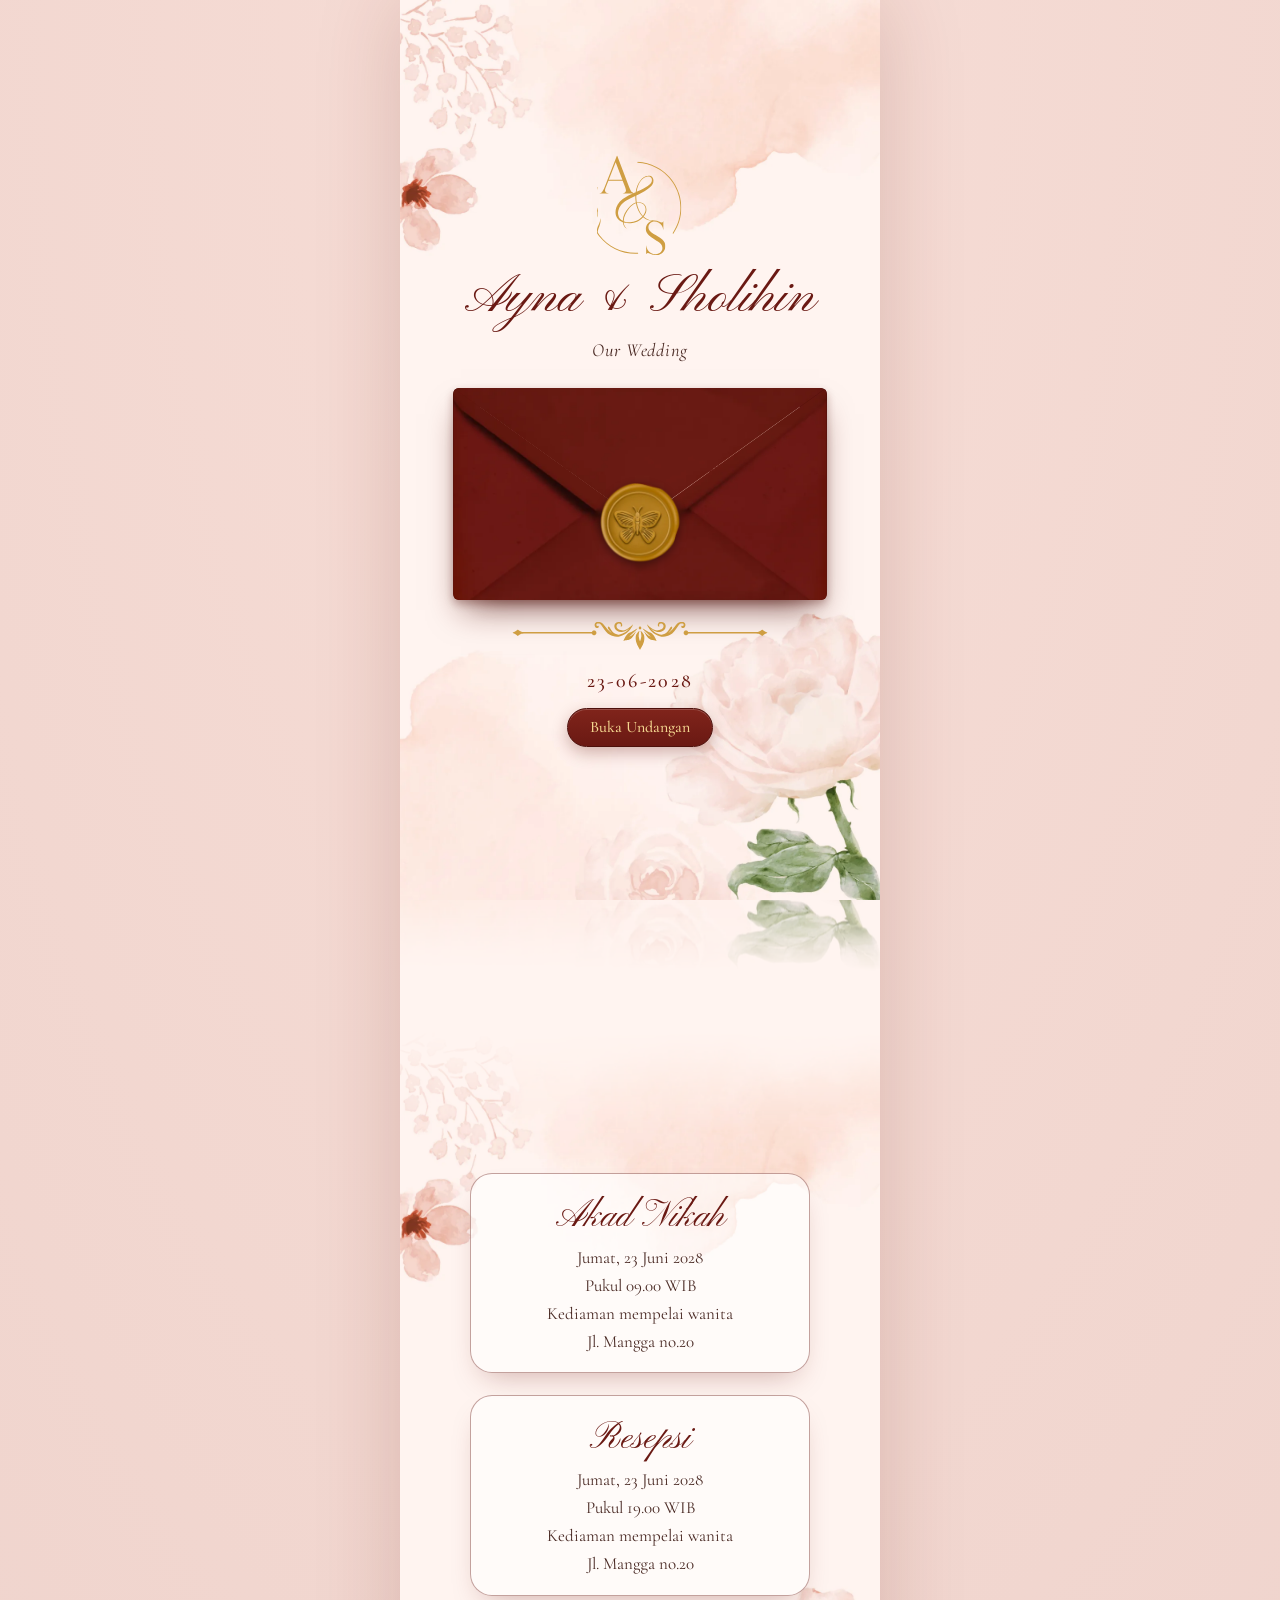
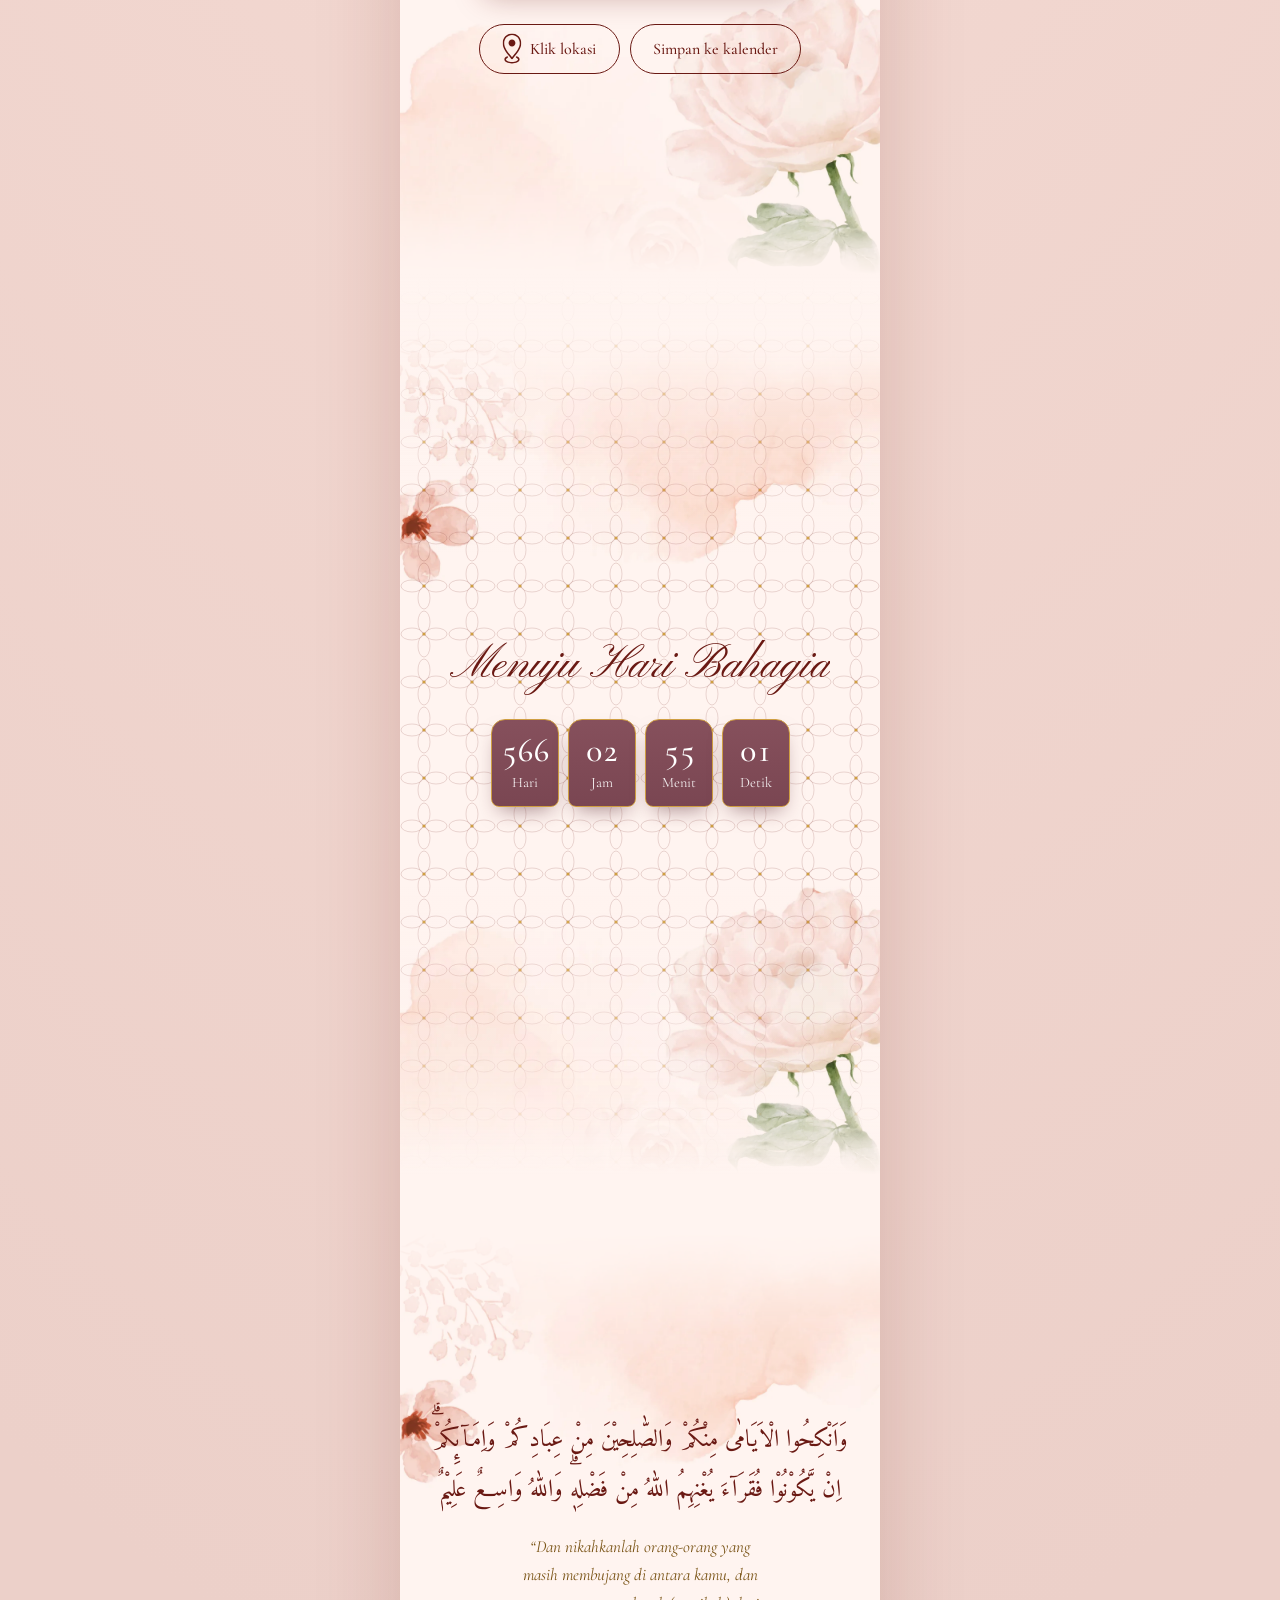
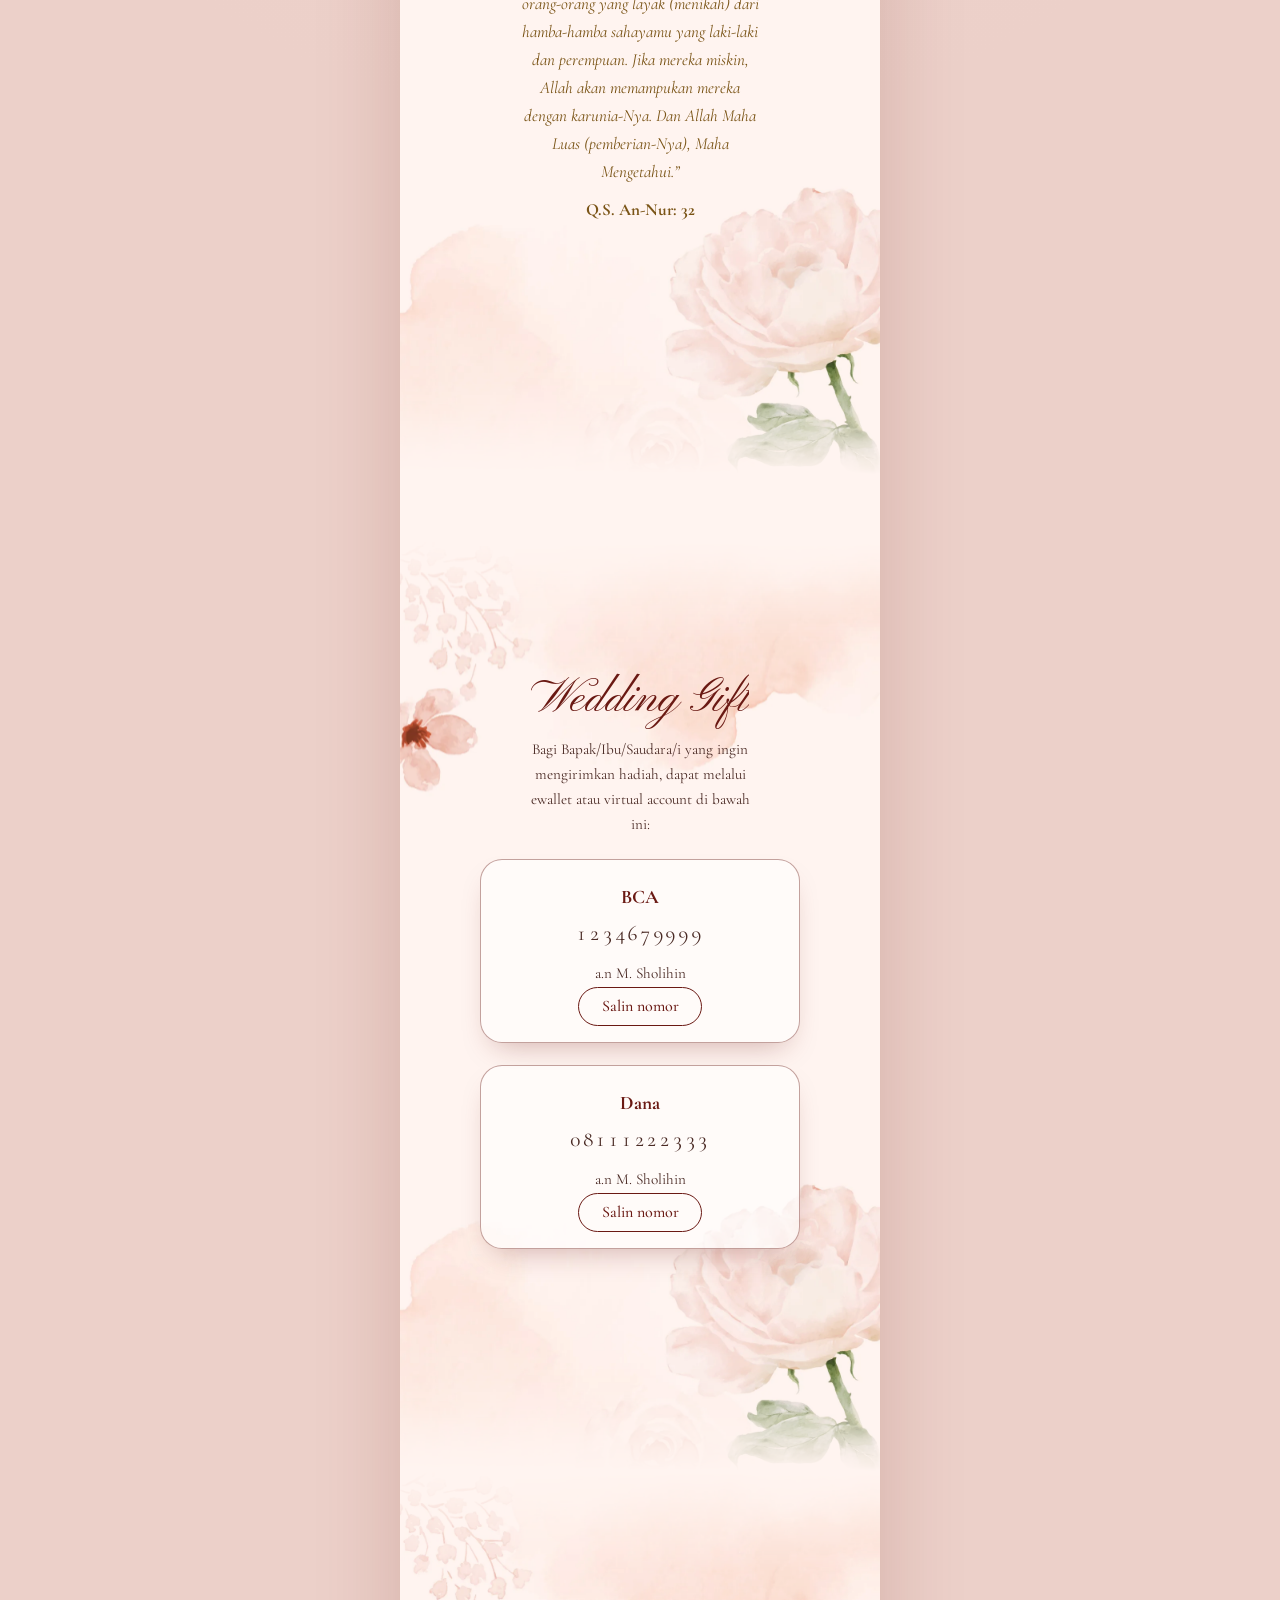
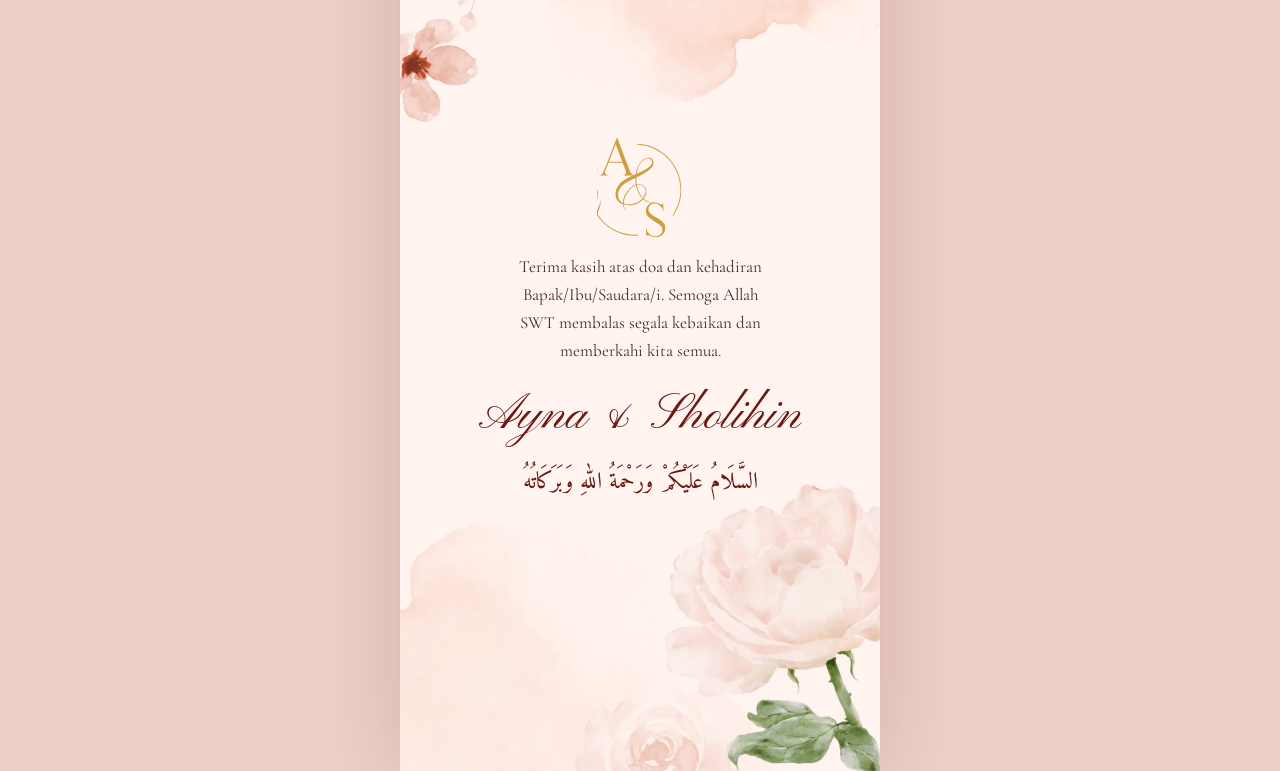
<file: index.html>
<!doctype html>
<html lang="id">
  <head>
    <meta charset="utf-8" />
    <meta name="viewport" content="width=device-width, initial-scale=1" />
    <meta http-equiv="refresh" content="0; url=Undangan_Pernikahan_Ayna___Sholihin.html" />
    <title>Undangan Pernikahan Ayna &amp; Sholihin</title>
    <script>
      window.location.replace("Undangan_Pernikahan_Ayna___Sholihin.html" + window.location.search + window.location.hash);
    </script>
  </head>
  <body>
    <p>Membuka undangan… <a href="Undangan_Pernikahan_Ayna___Sholihin.html">Klik di sini jika tidak dialihkan.</a></p>
  </body>
</html>
</file>
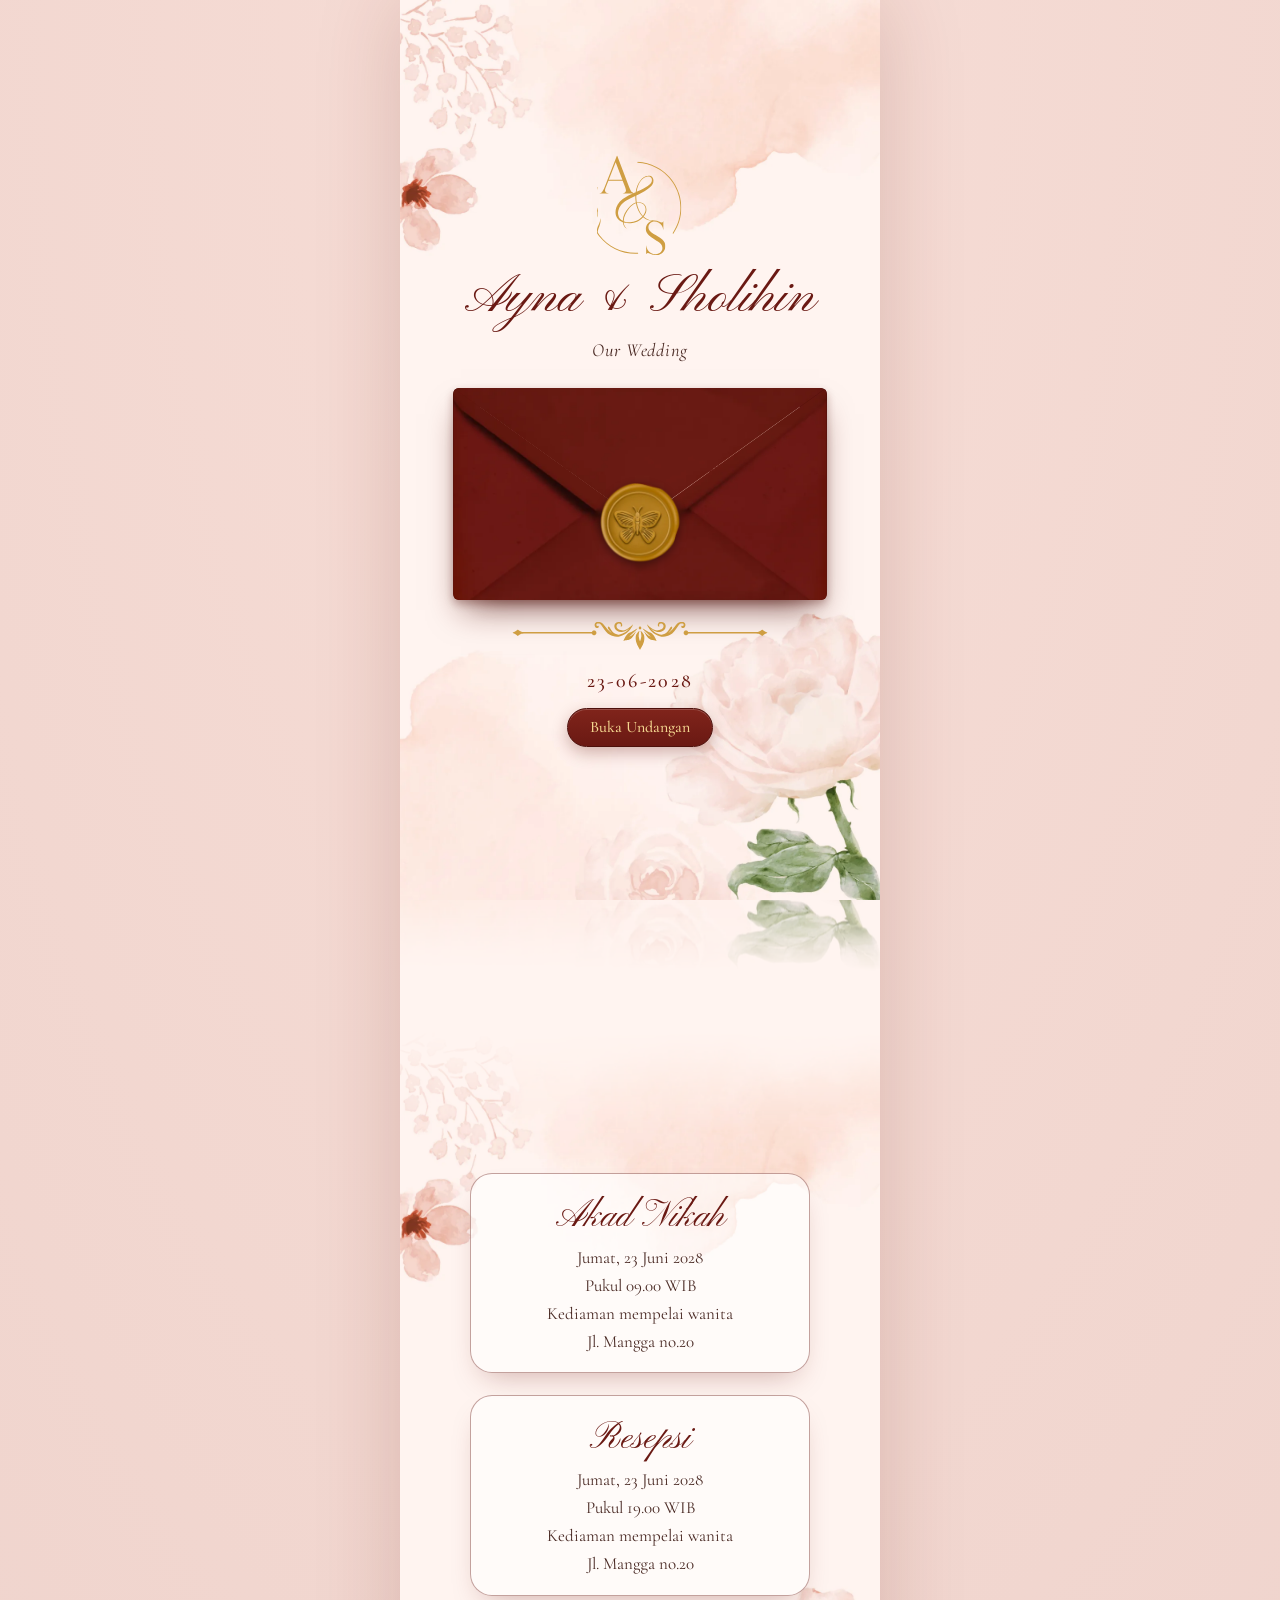
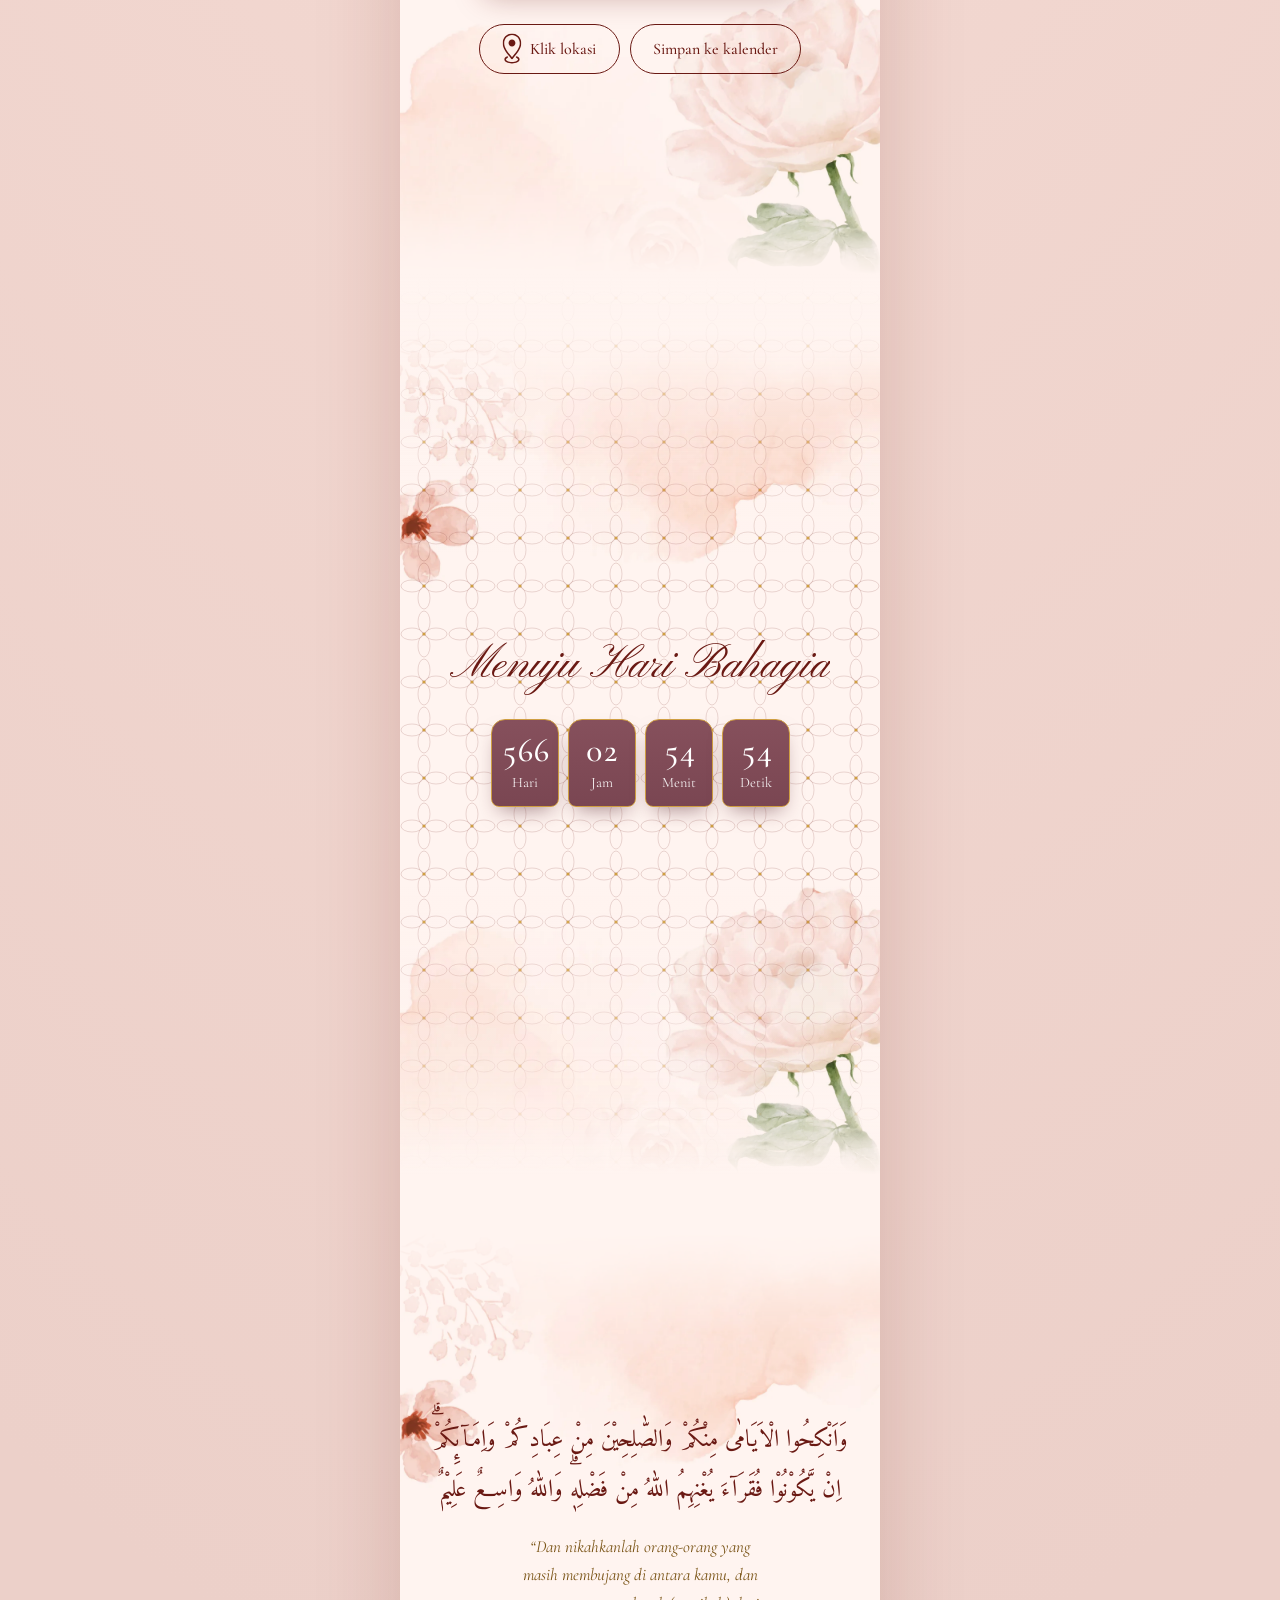
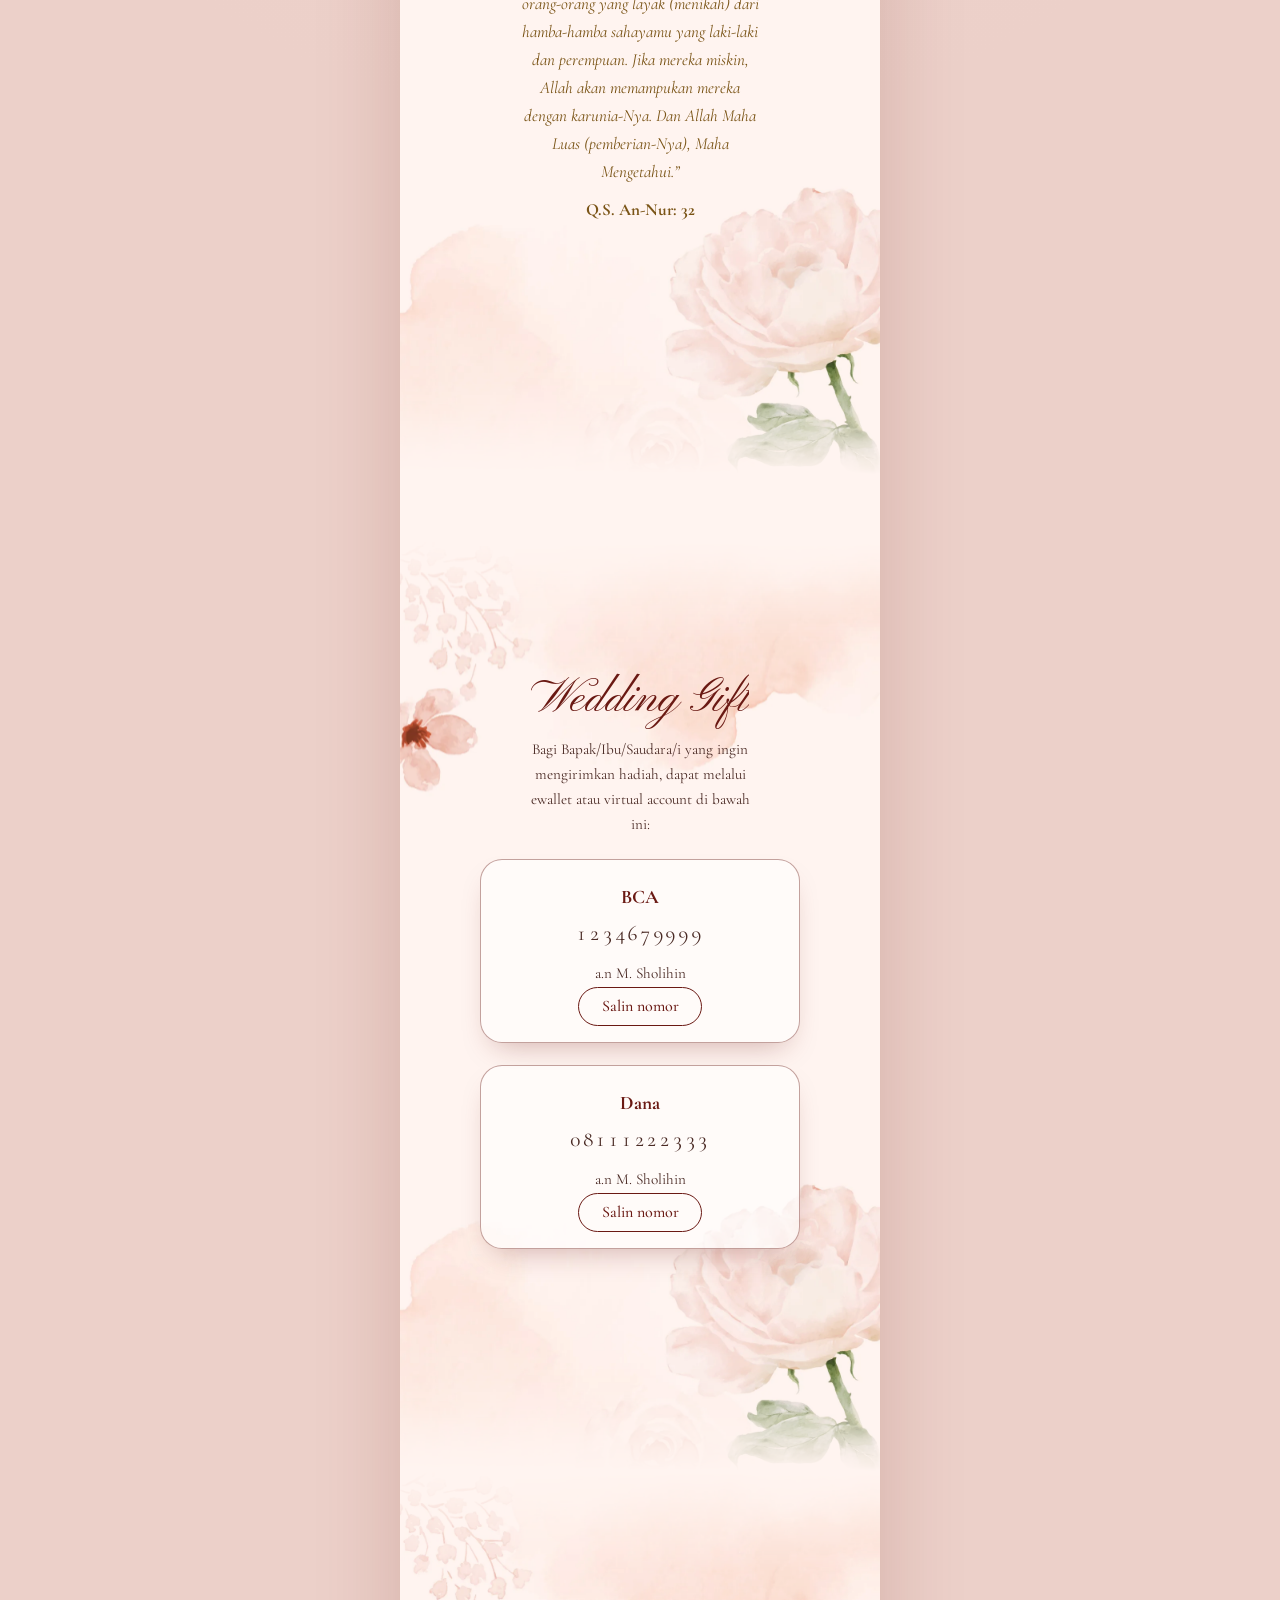
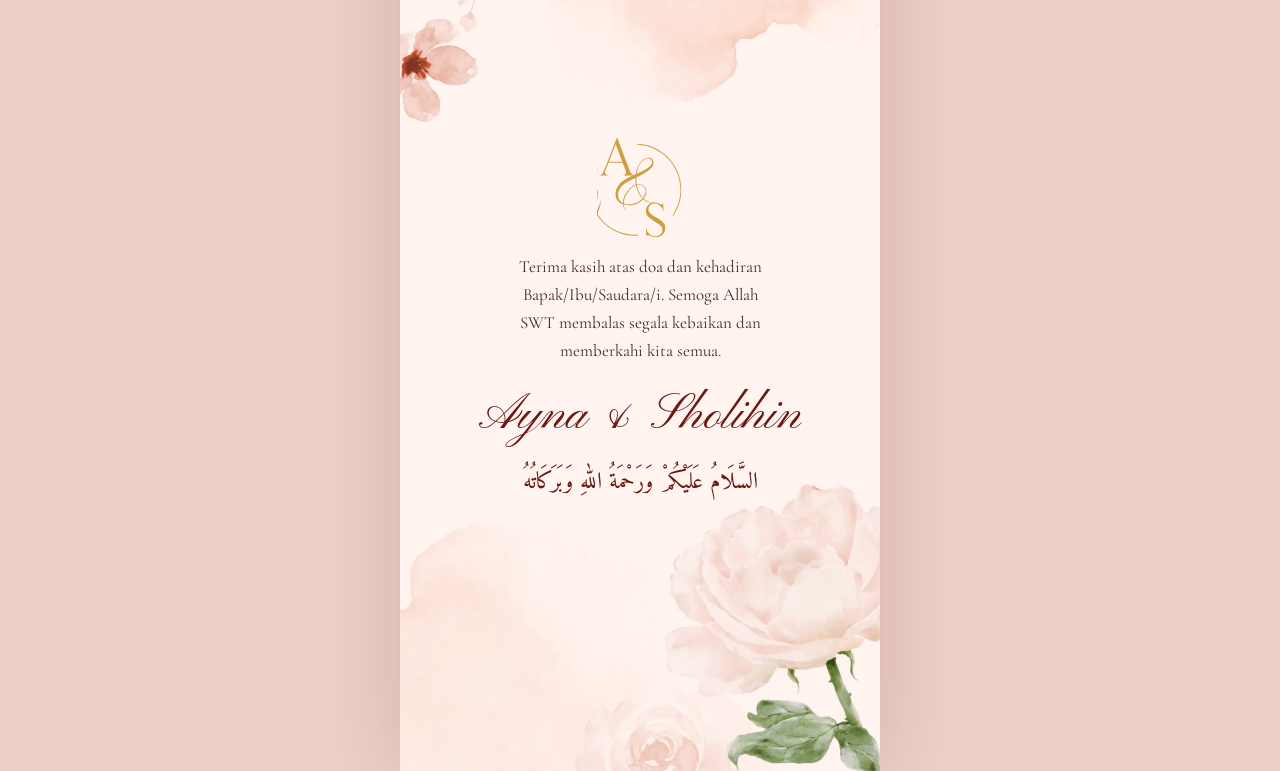
<file: Undangan_Pernikahan_Ayna___Sholihin.html>
<!doctype html>
<html lang="id">
  <head>
    <meta charset="utf-8" />
    <meta
      name="viewport"
      content="width=device-width, initial-scale=1, viewport-fit=cover"
    />
    <meta name="color-scheme" content="light" />
    <title>Undangan Pernikahan Ayna &amp; Sholihin</title>
    <link rel="preconnect" href="https://fonts.googleapis.com" />
    <link rel="preconnect" href="https://fonts.gstatic.com" crossorigin />
    <link
      href="https://fonts.googleapis.com/css2?family=Amiri&family=Cormorant+Garamond:ital,wght@0,400;0,500;0,600;1,400;1,500&family=Pinyon+Script&display=swap"
      rel="stylesheet"
    />
    <link rel="stylesheet" href="styles.css" />
  </head>
  <body class="lock">
    <div class="stage">
      <header class="cover" id="cover">
        <img
          class="mono fd"
          src="[data-uri]"
          alt="Monogram A dan S"
        />
        <h1 class="script fd">Ayna &amp; Sholihin</h1>
        <p class="sub fd">Our Wedding</p>
        <div class="ew" id="ew">
          <div
            class="eb"
            id="eb"
            data-tilt="9"
            role="button"
            tabindex="0"
            aria-label="Buka amplop undangan"
          >
            <div class="bk"></div>
            <div class="fp" id="fp">
              <div>
                <div class="fi"></div>
                <i class="sl"></i>
              </div>
              <div class="fb"></div>
            </div>
            <button
              class="lt"
              id="lt"
              type="button"
              aria-label="Buka surat"
            ></button>
            <div class="fr"></div>
          </div>
        </div>
        <img
          class="orn fd"
          src="[data-uri]"
          alt=""
        />
        <div class="date fd" id="cd"></div>
        <p class="guest fd" id="guest" hidden>Kepada Yth. <b></b></p>
        <button class="btn fill fd" id="open">Buka Undangan</button>
        <p class="tap">Ketuk surat untuk melanjutkan</p>
      </header>

      <main>
        <section class="sec">
          <p class="ar rv" style="font-size: 1.55rem; color: var(--wine)">
            السَّلَامُ عَلَيْكُمْ وَرَحْمَةُ اللّٰهِ وَبَرَكَاتُهُ
          </p>
          <p class="lead small rv">
            Dengan penuh rasa syukur kepada Tuhan Yang Maha Esa, kami mengundang
            Bapak/Ibu/Saudara/i untuk hadir dan memberikan doa restu pada
            pernikahan putra-putri kami.
          </p>
          <h2 class="script bride" style="margin-top: 22px">
            <span class="ink">Ayna Zahra</span>
          </h2>
          <p class="small rv">Putri Bapak Anam &amp; Ibu Ani</p>
          <div class="script amp rv">&amp;</div>
          <h2 class="script bride"><span class="ink">M. Sholihin</span></h2>
          <p class="small rv">Putra Bapak Budi &amp; Ibu Dina</p>
          <p class="lead small rv" style="margin-top: 22px">
            Merupakan kehormatan dan kebahagiaan bagi kami apabila
            Bapak/Ibu/Saudara/i berkenan hadir dan memberikan doa restu.
          </p>
        </section>

        <section class="sec">
          <div id="ev" style="width: 100%"></div>
          <div class="row rv">
            <a class="btn" id="map" target="_blank" rel="noopener"
              ><img
                src="[data-uri]"
                alt=""
              />Klik lokasi</a
            >
            <a class="btn" id="cal" target="_blank" rel="noopener"
              >Simpan ke kalender</a
            >
          </div>
        </section>

        <section class="sec count">
          <h2 class="script"><span class="ink">Menuju Hari Bahagia</span></h2>
          <div
            class="cd rv"
            role="timer"
            aria-label="Hitung mundur menuju hari pernikahan"
          >
            <div><b>00</b><span>Hari</span></div>
            <div><b>00</b><span>Jam</span></div>
            <div><b>00</b><span>Menit</span></div>
            <div><b>00</b><span>Detik</span></div>
          </div>
        </section>

        <section class="sec ayat">
          <p class="ar rv">
            وَاَنْكِحُوا الْاَيَامٰى مِنْكُمْ وَالصّٰلِحِيْنَ مِنْ عِبَادِكُمْ
            وَاِمَاۤىِٕكُمْۗ اِنْ يَّكُوْنُوْا فُقَرَاۤءَ يُغْنِهِمُ اللّٰهُ
            مِنْ فَضْلِهٖۗ وَاللّٰهُ وَاسِعٌ عَلِيْمٌ
          </p>
          <blockquote class="rv">
            “Dan nikahkanlah orang-orang yang masih membujang di antara kamu,
            dan orang-orang yang layak (menikah) dari hamba-hamba sahayamu yang
            laki-laki dan perempuan. Jika mereka miskin, Allah akan memampukan
            mereka dengan karunia-Nya. Dan Allah Maha Luas (pemberian-Nya), Maha
            Mengetahui.”
          </blockquote>
          <p class="rv"><b>Q.S. An-Nur: 32</b></p>
        </section>

        <section class="sec">
          <h2 class="script t"><span class="ink">Wedding Gift</span></h2>
          <p class="lead small rv" style="margin-bottom: 22px">
            Bagi Bapak/Ibu/Saudara/i yang ingin mengirimkan hadiah, dapat
            melalui ewallet atau virtual account di bawah ini:
          </p>
          <div id="gf" style="width: 100%"></div>
        </section>

        <section class="sec">
          <img
            class="mono rv"
            src="[data-uri]"
            alt=""
          />
          <p class="lead rv" style="margin-top: 14px">
            Terima kasih atas doa dan kehadiran Bapak/Ibu/Saudara/i. Semoga
            Allah SWT membalas segala kebaikan dan memberkahi kita semua.
          </p>
          <h2 class="script bride" style="margin: 14px 0">
            <span class="ink">Ayna &amp; Sholihin</span>
          </h2>
          <p class="ar rv" style="font-size: 1.45rem; color: var(--wine)">
            السَّلَامُ عَلَيْكُمْ وَرَحْمَةُ اللّٰهِ وَبَرَكَاتُهُ
          </p>
        </section>
      </main>
    </div>
    <button
      class="snd"
      id="snd"
      hidden
      aria-label="Matikan atau nyalakan suara"
      aria-pressed="true"
    >
      ♪
    </button>

    <script src="script.js"></script>
  </body>
</html>
</file>
<file: styles.css>
:root {
        --wine: #6a1913;
        --gold: #a87a24;
        --gold2: #cf9e42;
        --blush: #fff4f0;
        --rose: #f4d7d0;
        --mauve: #7a4652;
        --ink: #4a2a24;
        --ft: url([data-uri]);
        --fb: url([data-uri]);
        --ev: url([data-uri]);
        --sl: url([data-uri]);
        --kw: url("data:image/svg+xml,%3Csvg xmlns='http://www.w3.org/2000/svg' width='48' height='48' viewBox='0 0 48 48' fill='none' stroke='%236a1913' stroke-opacity='.15'%3E%3Cellipse cx='24' cy='12' rx='6' ry='11'/%3E%3Cellipse cx='24' cy='36' rx='6' ry='11'/%3E%3Cellipse cx='12' cy='24' rx='11' ry='6'/%3E%3Cellipse cx='36' cy='24' rx='11' ry='6'/%3E%3Ccircle cx='24' cy='24' r='1.6' fill='%23cf9e42' stroke='none'/%3E%3C/svg%3E");
        box-sizing: border-box;
        padding-top: env(safe-area-inset-top, 0px);
        padding-bottom: env(safe-area-inset-bottom, 0px);
      }
      html {
        scroll-padding-top: env(safe-area-inset-top, 0px);
        background: #ecd0c9;
      }
      *,
      *::before,
      *::after {
        box-sizing: inherit;
      }
      body {
        margin: 0;
        font:
          400 1.0625rem/1.65 "Cormorant Garamond",
          Georgia,
          serif;
        color: var(--ink);
        background: radial-gradient(120% 60% at 50% 0, #f7ddd6, #ecd0c9);
        -webkit-font-smoothing: antialiased;
      }
      body.lock {
        overflow: hidden;
        height: 100%;
      }
      .stage {
        width: min(100%, 480px);
        margin: 0 auto;
        background: var(--blush);
        position: relative;
        box-shadow: 0 0 80px rgba(106, 25, 19, 0.18);
      }
      img {
        max-width: 100%;
        display: block;
      }
      .script {
        font-family: "Pinyon Script", "Snell Roundhand", cursive;
        font-weight: 400;
        color: var(--wine);
        margin: 0;
        line-height: 1.15;
      }
      .ar {
        font-family: Amiri, "Traditional Arabic", serif;
        direction: rtl;
        line-height: 2.1;
        margin: 0;
      }
      p {
        margin: 0 0 0.5em;
      }
      .sec {
        min-height: 100svh;
        display: flex;
        flex-direction: column;
        justify-content: center;
        align-items: center;
        text-align: center;
        padding: clamp(120px, 24vh, 200px) 30px;
        position: relative;
        overflow: hidden;
      }
      .sec > * {
        position: relative;
        z-index: 1;
      }
      .sec::before,
      .sec::after {
        content: "";
        position: absolute;
        left: 0;
        width: 100%;
        mix-blend-mode: multiply;
        pointer-events: none;
        z-index: 0;
        background-repeat: no-repeat;
        background-size: 100% 100%;
        will-change: transform;
      }
      .sec::before {
        top: 0;
        aspect-ratio: 1200/660;
        background-image: var(--ft);
        transform: translateY(min(0px, calc(var(--p, 0) * -1px)));
      }
      .sec::after {
        bottom: 0;
        aspect-ratio: 1200/750;
        background-image: var(--fb);
        transform: translateY(max(0px, calc(var(--p, 0) * 1px)));
      }
      /* sambungan antar halaman: hiasan memudar halus di sisi yang bertemu, tanpa garis potong */
      main > .sec:not(:first-child)::before {
        -webkit-mask-image: linear-gradient(
          to bottom,
          transparent 0,
          rgba(0, 0, 0, 0.18) 10%,
          rgba(0, 0, 0, 0.55) 24%,
          rgba(0, 0, 0, 0.88) 38%,
          #000 50%
        );
        mask-image: linear-gradient(
          to bottom,
          transparent 0,
          rgba(0, 0, 0, 0.18) 10%,
          rgba(0, 0, 0, 0.55) 24%,
          rgba(0, 0, 0, 0.88) 38%,
          #000 50%
        );
        transform: translateY(max(0px, calc(var(--p, 0) * -1px)));
      }
      main > .sec:not(:last-child)::after {
        -webkit-mask-image: linear-gradient(
          to top,
          transparent 0,
          rgba(0, 0, 0, 0.18) 8%,
          rgba(0, 0, 0, 0.55) 19%,
          rgba(0, 0, 0, 0.88) 31%,
          #000 42%
        );
        mask-image: linear-gradient(
          to top,
          transparent 0,
          rgba(0, 0, 0, 0.18) 8%,
          rgba(0, 0, 0, 0.55) 19%,
          rgba(0, 0, 0, 0.88) 31%,
          #000 42%
        );
        transform: translateY(min(0px, calc(var(--p, 0) * -1px)));
      }
      .rv {
        opacity: 0;
        transition: opacity 1.1s ease calc(var(--i, 0) * 0.14s);
      }
      .ink {
        display: inline-block;
        clip-path: inset(-25% 100% -25% 0);
        transition: clip-path 1.8s cubic-bezier(0.6, 0, 0.2, 1)
          calc(var(--i, 0) * 0.14s);
      }
      .in .rv {
        opacity: 1;
      }
      .in .ink {
        clip-path: inset(-25% 0 -25% 0);
      }
      .small {
        font-size: 0.95rem;
      }
      .btn {
        font:
          500 1rem "Cormorant Garamond",
          serif;
        display: inline-flex;
        align-items: center;
        gap: 0.5em;
        border: 1px solid var(--wine);
        background: transparent;
        color: var(--wine);
        padding: 0.55em 1.4em;
        border-radius: 99px;
        cursor: pointer;
        text-decoration: none;
        transition:
          background 0.2s,
          color 0.2s,
          transform 0.2s;
      }
      .btn:hover {
        background: var(--wine);
        color: #fff;
      }
      .btn:active {
        transform: scale(0.96);
      }
      .btn:focus-visible,
      .snd:focus-visible,
      .env:focus-visible {
        outline: 2px solid var(--gold2);
        outline-offset: 3px;
      }
      .btn.fill {
        background: linear-gradient(180deg, #80241b, var(--wine));
        color: #f3d58f;
        border-color: #4d100b;
        box-shadow:
          0 6px 16px rgba(106, 25, 19, 0.3),
          inset 0 1px 0 rgba(255, 255, 255, 0.2);
      }
      /* sampul */
      .cover {
        position: fixed;
        inset: 0;
        margin: 0 auto;
        max-width: 480px;
        z-index: 50;
        background: var(--blush);
        display: flex;
        flex-direction: column;
        align-items: center;
        justify-content: center;
        gap: 10px;
        text-align: center;
        padding: 48px 28px;
        overflow: hidden;
      }
      .cover::before,
      .cover::after {
        content: "";
        position: absolute;
        left: 0;
        width: 100%;
        mix-blend-mode: multiply;
        pointer-events: none;
        background-size: 100% 100%;
        transition: opacity 0.5s;
      }
      .cover::before {
        top: 0;
        aspect-ratio: 1200/660;
        background-image: var(--ft);
      }
      .cover::after {
        bottom: 0;
        aspect-ratio: 1200/750;
        background-image: var(--fb);
      }
      .cover > * {
        position: relative;
        z-index: 1;
      }
      .cover.open .fd {
        opacity: 0;
        transition: opacity 0.5s;
      }
      .cover.unfold {
        background: transparent;
        pointer-events: none;
      }
      .cover.unfold::before,
      .cover.unfold::after {
        opacity: 0;
      }
      .cover.gone {
        display: none;
      }
      .mono {
        width: 86px;
      }
      .cover h1 {
        font-size: clamp(2.5rem, 12vw, 3.4rem);
      }
      .cover .sub {
        font-style: italic;
        letter-spacing: 0.04em;
        font-size: 1.15rem;
        margin: -4px 0 6px;
      }
      .ew {
        width: 88%;
        max-width: 420px;
        margin: 6px 0;
        animation: fl 5s ease-in-out infinite;
        transition:
          transform 1s cubic-bezier(0.6, 0, 0.4, 1),
          opacity 0.8s;
      }
      .ew.stop {
        animation: none;
      }
      .ew.shelf {
        transform: translateY(9vh);
      }
      .ew.leave {
        transform: translateY(-14vh) scale(1.2);
        opacity: 0;
      }
      @keyframes fl {
        50% {
          transform: translateY(-7px);
        }
      }
      .eb {
        position: relative;
        aspect-ratio: 820/467;
        cursor: pointer;
        transition: transform 0.25s ease;
      }
      .eb > * {
        position: absolute;
      }
      .bk {
        inset: 0;
        z-index: 1;
        border-radius: 6px;
        background: linear-gradient(#4a0f0b, #5e1812);
        box-shadow:
          0 18px 30px -8px rgba(80, 15, 10, 0.5),
          0 4px 8px rgba(80, 15, 10, 0.3);
      }
      .fr {
        inset: 0;
        z-index: 4;
        border-radius: 6px;
        background: var(--ev) 0 0/100% 100%;
        clip-path: polygon(0 0, 50% 63%, 100% 0, 100% 100%, 0 100%);
      }
      .fp {
        left: 0;
        top: 0;
        width: 100%;
        height: 63%;
        z-index: 5;
        transform-origin: 50% 0;
        transform: perspective(700px) rotateX(0);
        transform-style: preserve-3d;
        transition: transform 0.8s cubic-bezier(0.5, 0, 0.3, 1);
      }
      .fp.o {
        transform: perspective(700px) rotateX(-180deg);
      }
      .fp > div {
        position: absolute;
        inset: 0;
        backface-visibility: hidden;
      }
      .fi {
        position: absolute;
        inset: 0;
        background: var(--ev) 0 0/100% calc(100% / 0.63) no-repeat;
        clip-path: polygon(0 0, 100% 0, 50% 100%);
        border-radius: 6px 6px 0 0;
      }
      .fb {
        transform: rotateY(180deg);
        clip-path: polygon(0 0, 100% 0, 50% 100%);
        background: linear-gradient(#6b1c15, #4a0f0b);
      }
      .sl {
        position: absolute;
        left: 50%;
        top: 100%;
        width: 23.7%;
        aspect-ratio: 1;
        transform: translate(-50%, -50%);
        background: var(--sl) center/100% 100%;
        filter: drop-shadow(0 3px 4px rgba(0, 0, 0, 0.4));
        transition:
          opacity 0.25s,
          transform 0.25s;
      }
      .fp.br .sl {
        opacity: 0;
        transform: translate(-50%, -50%) scale(1.35);
      }
      .lt {
        position: absolute;
        left: 7%;
        top: 8%;
        width: 86%;
        height: 89%;
        z-index: 3;
        display: block;
        padding: 0;
        border: 0;
        border-radius: 3px;
        overflow: hidden;
        background: var(--blush);
        cursor: default;
        box-shadow: 0 8px 24px -6px rgba(60, 10, 6, 0.45);
        transition:
          transform 0.9s cubic-bezier(0.4, 0, 0.2, 1),
          box-shadow 0.9s;
      }
      .lt.up {
        transform: translateY(-92%);
      }
      .lt.fz {
        z-index: 6;
      }
      .lt.fw {
        transform: translateY(-100%) scale(1.3);
        box-shadow: 0 22px 40px -10px rgba(60, 10, 6, 0.55);
      }
      .lt.rdy {
        cursor: pointer;
      }
      .pp {
        position: absolute;
        inset: 0;
        container-type: size;
        color: var(--ink);
        font-family: "Cormorant Garamond", Georgia, serif;
        font-weight: 400;
        isolation: isolate;
        overflow: hidden;
        background: var(--blush);
        display: block;
        text-align: center;
      }
      .pp::before,
      .pp::after {
        content: "";
        position: absolute;
        left: 0;
        width: 100%;
        mix-blend-mode: multiply;
        background-size: 100% 100%;
      }
      .pp::before {
        top: 0;
        aspect-ratio: 1200/660;
        background-image: var(--ft);
      }
      .pp::after {
        bottom: 0;
        aspect-ratio: 1200/750;
        background-image: var(--fb);
      }
      .pp > * {
        position: absolute;
        z-index: 1;
        left: 0;
        width: 100%;
      }
      .pp .m {
        left: 50%;
        top: 2cqw;
        width: 10cqw;
        transform: translateX(-50%);
      }
      .pp .a {
        top: 16cqw;
        font-size: 5cqw;
        color: var(--wine);
        line-height: 1.5;
      }
      .pp .g {
        top: 25.5cqw;
        font-size: 3.6cqw;
        line-height: 1.25;
      }
      .pp .g b {
        display: block;
        font-size: 5cqw;
        font-weight: 500;
        color: var(--wine);
      }
      .pp .n {
        top: 36.5cqw;
        font-size: 8.5cqw;
        color: var(--wine);
        line-height: 1.15;
      }
      .pp .x {
        left: 8%;
        width: 84%;
        top: 49cqw;
        font-size: 3.2cqw;
        font-style: italic;
      }
      .tap {
        position: absolute !important;
        left: 0;
        right: 0;
        bottom: 12%;
        margin: 0;
        font-style: italic;
        color: var(--wine);
        opacity: 0;
        transition: opacity 0.6s 0.3s;
        pointer-events: none;
      }
      .cover.ready .tap {
        opacity: 1;
      }
      .cover.unfold .tap {
        opacity: 0;
        transition: opacity 0.2s;
      }
      .orn {
        width: 62%;
      }
      .date {
        font-size: 1.25rem;
        letter-spacing: 0.12em;
        color: var(--wine);
        font-weight: 500;
      }
      .guest {
        margin: 0;
        font-size: 0.95rem;
        line-height: 1.3;
      }
      .guest b {
        display: block;
        font:
          500 1.3rem "Cormorant Garamond",
          serif;
        color: var(--wine);
      }
      /* mempelai */
      .bride {
        font-size: clamp(2.4rem, 11vw, 3.1rem);
      }
      .amp {
        font-size: 2.6rem;
        color: var(--gold);
        margin: 0.1em 0;
      }
      .sec .lead {
        max-width: 34ch;
      }
      /* acara */
      .card {
        width: 100%;
        max-width: 340px;
        margin: 0 auto 22px;
        padding: 22px 18px 16px;
        border: 1px solid rgba(106, 25, 19, 0.4);
        border-radius: 22px;
        background: rgba(255, 255, 255, 0.62);
        box-shadow: 0 14px 30px -14px rgba(106, 25, 19, 0.35);
        transition: transform 0.25s ease;
      }
      .card h2 {
        font-size: 2.3rem;
        margin-bottom: 6px;
      }
      .card p {
        margin: 0;
      }
      .row {
        display: flex;
        gap: 10px;
        flex-wrap: wrap;
        justify-content: center;
        margin-top: 6px;
      }
      .row img {
        width: 20px;
      }
      /* hitung mundur */
      .count {
        --bl: 255, 244, 240;
        background:
          linear-gradient(
            to bottom,
            rgb(var(--bl)) 0,
            rgba(var(--bl), 0.85) 6%,
            rgba(var(--bl), 0.5) 14%,
            rgba(var(--bl), 0.15) 24%,
            rgba(var(--bl), 0) 32%,
            rgba(var(--bl), 0) 68%,
            rgba(var(--bl), 0.15) 76%,
            rgba(var(--bl), 0.5) 86%,
            rgba(var(--bl), 0.85) 94%,
            rgb(var(--bl)) 100%
          ),
          var(--kw);
      }
      .count h2 {
        font-size: clamp(2.2rem, 10vw, 2.9rem);
        margin-bottom: 26px;
      }
      .cd {
        display: flex;
        gap: 9px;
        justify-content: center;
        perspective: 600px;
      }
      .cd div {
        min-width: 68px;
        padding: 14px 6px 10px;
        background: linear-gradient(180deg, #86505c, var(--mauve));
        color: #fff;
        border-radius: 14px 14px 8px 8px;
        border: 1px solid var(--gold2);
        box-shadow: 0 10px 20px -8px rgba(80, 30, 40, 0.5);
      }
      .cd b {
        display: block;
        font:
          500 2.1rem/1 "Cormorant Garamond",
          serif;
        font-variant-numeric: tabular-nums;
        transform-origin: 50% 0;
      }
      .cd b.f {
        animation: flip 0.6s cubic-bezier(0.3, 0.7, 0.3, 1);
      }
      @keyframes flip {
        from {
          transform: rotateX(-85deg);
          opacity: 0.2;
        }
      }
      .cd span {
        font-size: 0.9rem;
        opacity: 0.9;
      }
      /* ayat */
      .ayat {
        color: #7a5416;
      }
      .ayat .ar {
        font-size: 1.5rem;
        color: var(--wine);
        margin-bottom: 18px;
      }
      .ayat blockquote {
        margin: 0 0 10px;
        font-style: italic;
        max-width: 34ch;
      }
      /* hadiah */
      .sec h2.t {
        font-size: clamp(2.2rem, 10vw, 2.9rem);
        margin-bottom: 10px;
      }
      .gift {
        width: 100%;
        max-width: 320px;
      }
      .gift b {
        display: block;
        font-size: 1.2rem;
        color: var(--wine);
      }
      .gift .no {
        font-size: 1.35rem;
        letter-spacing: 0.08em;
        font-variant-numeric: tabular-nums;
        margin: 2px 0 10px;
      }
      /* suara */
      .snd {
        position: fixed;
        right: max(14px, calc(50% - 226px));
        bottom: calc(16px + env(safe-area-inset-bottom, 0px));
        z-index: 40;
        width: 44px;
        height: 44px;
        border-radius: 50%;
        border: 1px solid var(--gold2);
        background: var(--wine);
        color: #f3d58f;
        font-size: 1.3rem;
        cursor: pointer;
        box-shadow: 0 6px 16px rgba(106, 25, 19, 0.4);
        display: grid;
        place-items: center;
      }
      .snd.off {
        opacity: 0.65;
        text-decoration: line-through;
      }
      @media (prefers-reduced-motion: reduce) {
        * {
          animation: none !important;
          transition: none !important;
        }
        .ink {
          clip-path: none;
        }
        .sec::before,
        .sec::after {
          transform: none;
        }
      }
</file>
